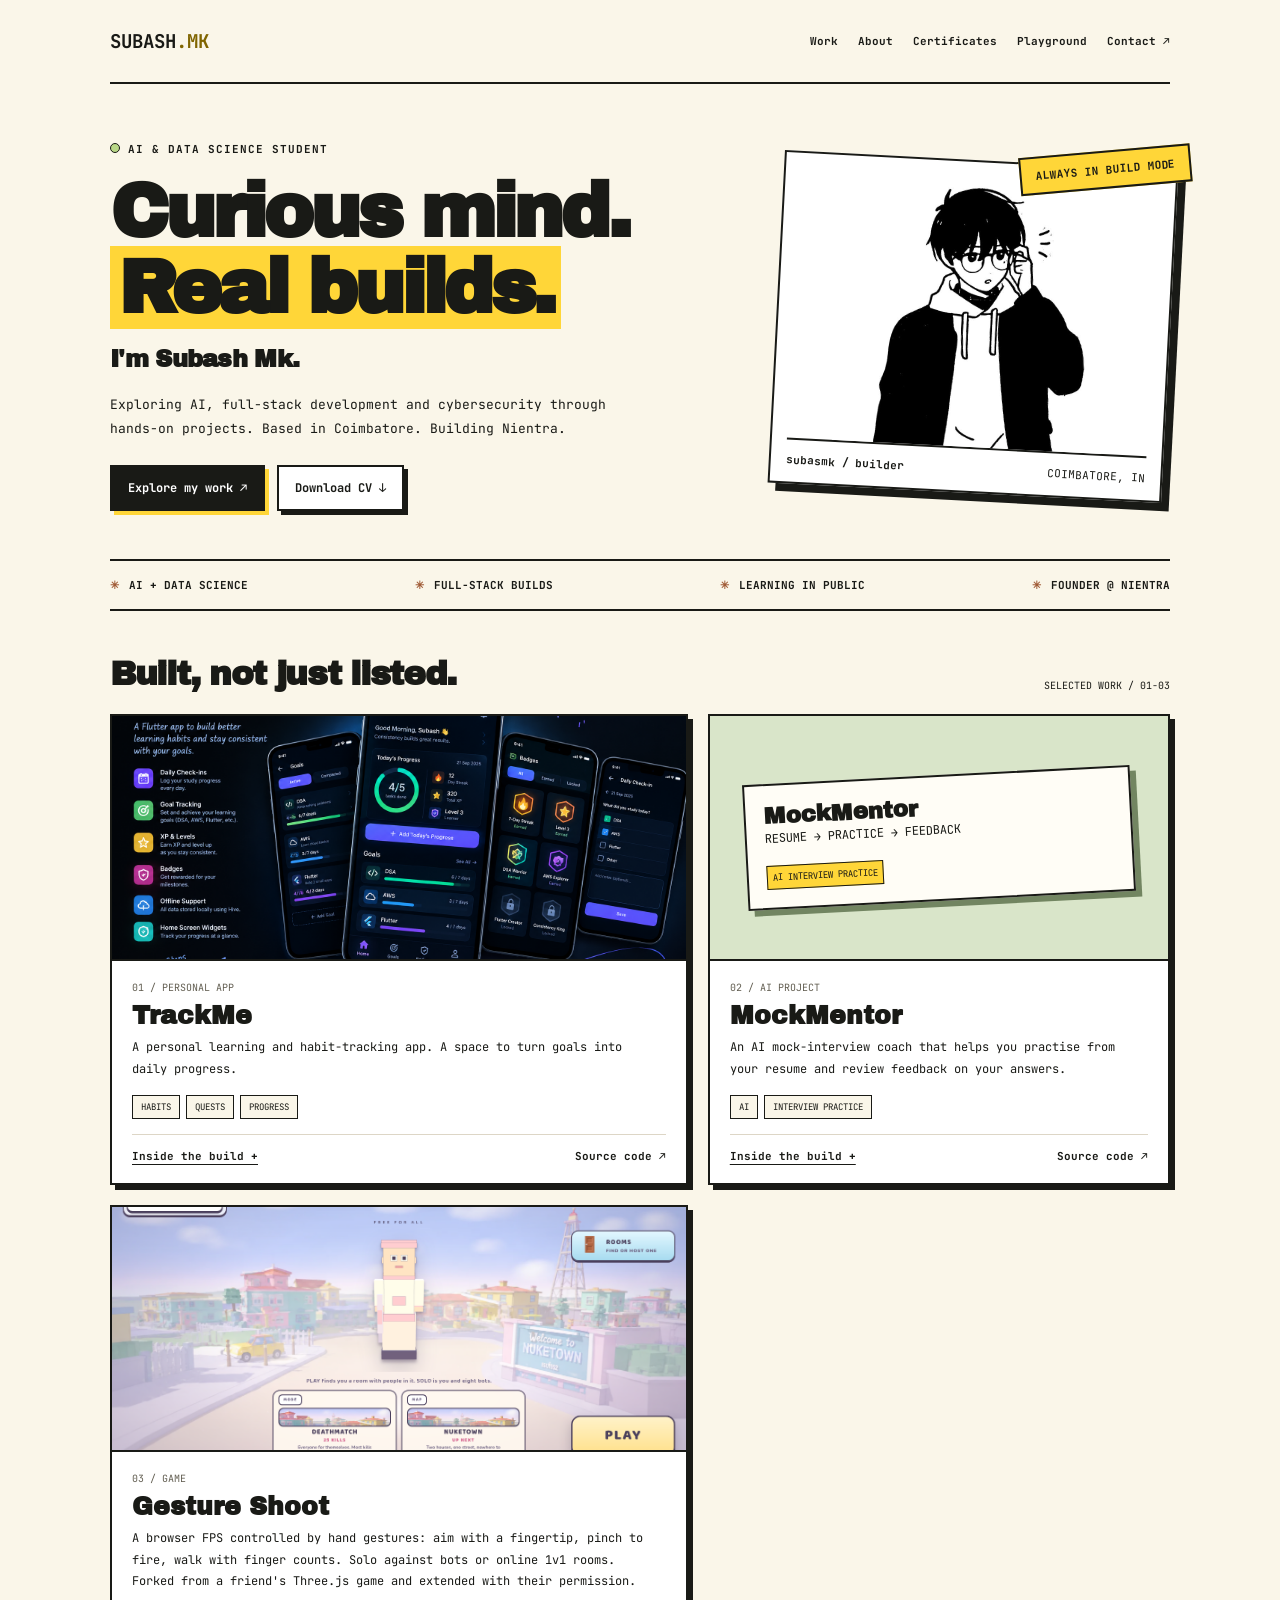
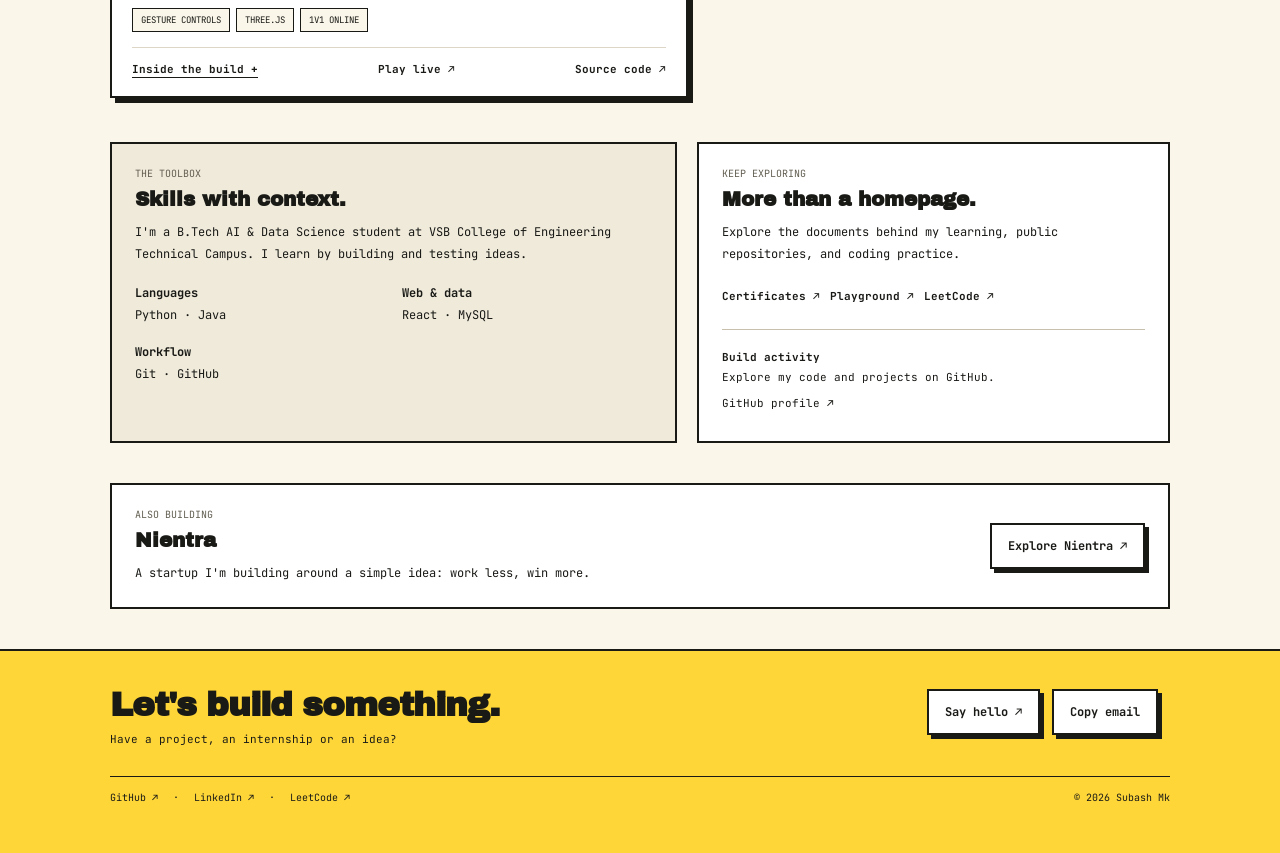
<file: index.html>
<!doctype html><html lang="en"><head><meta charset="utf-8"><meta name="viewport" content="width=device-width,initial-scale=1">  <!-- SEO Meta Tags -->
  <meta name="description" content="Subash Mk (subasmk) | AI & Data Science student and aspiring Full Stack Developer. Explore projects, skills, certificates and development work.">
  <meta name="keywords" content="Subash Mk, subasmk, Subash M, AI, Data Science, Full Stack Developer, NeoBrutalist, Portfolio, Web Development, React, Python, Flask">
  <meta name="author" content="Subash Mk">
  <link rel="canonical" href="https://subashmk.xyz/">
  <meta name="google-site-verification" content="1yBMr0J7cWmyNN_2fKTfF8_0xQM_UcHGhllXjqCydmU">
  <meta name="google-site-verification" content="1rtPI4dGM_gYeYeGlmZdCm6L7RUwUyaUmwA3ZayfmrA">
  <link rel="icon" href="/favicon.ico" sizes="16x16 32x32 48x48">
  <link rel="icon" type="image/png" sizes="32x32" href="/favicon-32.png">
  <link rel="icon" type="image/png" sizes="512x512" href="/favicon-512.png">
  <link rel="apple-touch-icon" href="/apple-touch-icon.png">
  <!-- Open Graph / Facebook -->
  <meta property="og:type" content="website">
  <meta property="og:url" content="https://subashmk.xyz/">
  <meta property="og:title" content="Subash Mk (subasmk) | AI & DS Portfolio">
  <meta property="og:description"
    content="Subash Mk (subasmk), AI & Data Science student and aspiring Full Stack Developer. Projects, skills and certificates.">
  <meta property="og:image" content="https://subashmk.xyz/Assets/images/img.jpg">

  <!-- Twitter -->
  <meta property="twitter:card" content="summary_large_image">
  <meta property="twitter:url" content="https://subashmk.xyz/">
  <meta property="twitter:title" content="Subash Mk (subasmk) | AI & DS Portfolio">
  <meta property="twitter:description"
    content="Subash Mk (subasmk), AI & Data Science student and aspiring Full Stack Developer. Projects, skills and certificates.">
  <meta property="twitter:image" content="https://subashmk.xyz/Assets/images/img.jpg">

  <title>Subash Mk (subasmk) | AI & DS Portfolio</title>

<link href="https://fonts.googleapis.com/css2?family=Archivo+Black&family=JetBrains+Mono:wght@400;600;700&display=swap" rel="stylesheet"><style>
*{box-sizing:border-box}body{margin:0;color:#191a16;background:#faf6e9;font-family:'JetBrains Mono',monospace}h1,h2,h3,p{margin:0}header{background:#ffd638;border-bottom:2px solid;padding:12px 5%;font-size:11px;display:flex;justify-content:space-between}.wrap{max-width:1120px;margin:auto;padding:0 30px}nav{display:flex;align-items:center;justify-content:space-between;padding:24px 0;border-bottom:2px solid}.brand{font-weight:700;font-size:19px}.links{font-size:11px;word-spacing:16px}.hero{display:grid;grid-template-columns:1.6fr 1fr;gap:36px;padding:58px 0 48px;align-items:center}.eyebrow{font-size:11px;letter-spacing:1px;font-weight:700}.eyebrow:before{content:'';display:inline-block;background:#b9d887;border:1px solid;width:8px;height:8px;margin-right:8px;border-radius:50%}h1{font-family:'Archivo Black';font-size:76px;line-height:1.0;letter-spacing:-4px;margin:18px 0}h1 i{font-style:normal;background:#ffd638;padding:0 8px;box-decoration-break:clone}h1 small{display:block;font-size:24px;line-height:1.3;letter-spacing:-.7px;margin-top:18px}p{font-size:13px;line-height:1.8;max-width:530px}.actions{display:flex;gap:12px;margin:25px 0 0}.button{display:inline-block;padding:13px 16px;border:2px solid;font-size:12px;font-weight:700;box-shadow:4px 4px 0 #191a16;background:#fff}.button.primary{background:#191a16;color:#fff;box-shadow:4px 4px 0 #ffd638;border-color:#191a16}.portrait{background:#fff;border:2px solid;box-shadow:8px 8px 0 #191a16;transform:rotate(3deg);position:relative;padding:15px}.portrait img{width:100%;height:270px;object-fit:contain;display:block;background:#fff}.portrait .cap{border-top:2px solid;padding-top:13px;font-size:11px;display:flex;justify-content:space-between}.sticker{position:absolute;right:-15px;top:-18px;background:#ffd638;padding:10px 14px;border:2px solid;font-size:11px;transform:rotate(-8deg);font-weight:700}.ribbon{display:flex;justify-content:space-between;border-block:2px solid;padding:17px 0;font-size:11px;font-weight:700}.ribbon span:before{content:'✳';margin-right:10px;color:#a05b36}.work{padding:44px 0}.section-title{display:flex;justify-content:space-between;align-items:end;margin-bottom:22px}.section-title h2{font-family:'Archivo Black';font-size:34px;letter-spacing:-1.3px}.section-title span{font-size:10px}.projects{display:grid;grid-template-columns:1.25fr 1fr;gap:20px}.project{border:2px solid;background:#fff;box-shadow:5px 5px 0 #191a16}.project .photo{height:245px;overflow:hidden;border-bottom:2px solid;background:#ece6d7}.project .photo img{width:100%;height:100%;object-fit:cover}.project .body{padding:20px}.num{font-size:10px;color:#625e51;margin-bottom:8px}.project h3{font-family:'Archivo Black';font-size:25px;margin-bottom:8px}.project p{font-size:12px}.tags{display:flex;gap:6px;margin:15px 0}.tags span{border:1px solid;font-size:9px;background:#faf6e9;padding:5px 8px}.textlink{font-size:11px;border-top:1px solid #ddd6c6;padding-top:14px;display:flex;justify-content:space-between;font-weight:700}.mm{background:#d9e5c9!important;padding:25px;position:relative;display:flex;align-items:center;justify-content:center}.mock{background:#fffdf6;border:2px solid;width:95%;padding:18px;transform:rotate(-3deg);box-shadow:6px 6px 0 #728561}.mock strong{font-family:'Archivo Black';font-size:23px}.mock .line{height:7px;background:#e7e5db;width:80%;margin-top:15px}.mock .line.short{width:55%}.mock .label{font-size:9px;border:1px solid;padding:5px;background:#ffd638;display:inline-block;margin-top:15px}.proof{display:grid;grid-template-columns:1.2fr 1fr;gap:20px;margin:0 0 40px}.panel{border:2px solid;padding:23px;background:#f0eadb}.panel h3{font-family:'Archivo Black';font-size:20px;margin-bottom:12px}.panel p{font-size:12px}.panel .skills{display:flex;flex-wrap:wrap;gap:8px;margin-top:18px}.skills span{border:1px solid;padding:7px 10px;font-size:11px;background:#fff}.certlinks{margin-top:16px;display:flex;gap:10px;font-size:11px;font-weight:700}.footer{background:#ffd638;border-top:2px solid;padding:35px 0}.footer h2{font-family:'Archivo Black';font-size:34px;letter-spacing:-1px}.footer .wrap{display:flex;align-items:center;justify-content:space-between}.footer p{font-size:11px;margin-top:7px}.bottom{border-top:1px solid;padding:14px 0;margin-top:26px;font-size:10px}.mobile-note{display:none}@media(max-width:650px){header{font-size:9px;padding:10px 18px}header span:last-child{display:none}.wrap{padding:0 20px}nav{padding:20px 0}.brand{font-size:16px}.links{font-size:10px;word-spacing:5px}.hero{grid-template-columns:1fr;padding:32px 0 28px;gap:30px}h1{font-size:57px;letter-spacing:-3px;margin:16px 0}h1 small{font-size:20px;letter-spacing:-.5px}p{font-size:12px;line-height:1.8}.portrait{width:72%;margin:4px auto 0;transform:rotate(2deg)}.portrait img{height:170px}.portrait .cap{font-size:9px}.sticker{font-size:9px;padding:7px}.button{font-size:11px;padding:12px}.ribbon{flex-wrap:wrap;gap:12px;font-size:9px}.ribbon span{width:45%}.section-title h2{font-size:26px}.section-title span{font-size:8px}.work{padding:30px 0}.projects{grid-template-columns:1fr;gap:20px}.project .photo{height:190px}.project .body{padding:17px}.project h3{font-size:24px}.project p{font-size:12px}.proof{grid-template-columns:1fr;margin-bottom:30px}.panel{padding:18px}.footer .wrap{display:block}.footer h2{font-size:28px}.footer .button{margin-top:18px}.bottom{font-size:9px}.eyebrow{font-size:10px}}
a{color:inherit;text-decoration:none}a:hover{text-decoration:underline;text-underline-offset:4px}button{font:inherit;color:inherit;cursor:pointer}a:focus-visible,button:focus-visible{outline:3px solid #a84d2a;outline-offset:5px}.skip{position:fixed;top:-100px;left:16px;background:#ffd638;padding:15px;z-index:100}.skip:focus{top:10px}.links{display:flex;gap:20px;word-spacing:normal}.links a{padding:10px 0;font-size:11px;font-weight:700}.button{transition:transform .18s,box-shadow .18s}.button:hover{transform:translate(-2px,-2px);text-decoration:none;box-shadow:6px 6px 0 #191a16}.project{transition:transform .2s}.project:hover{transform:translateY(-5px)}.textlink button{background:none;border:0;font-size:11px;padding:0;text-decoration:underline;text-underline-offset:4px}.skill-groups{display:grid;grid-template-columns:1fr 1fr;gap:16px;margin-top:18px}.certlinks{flex-wrap:wrap}.certlinks a,.coding a{padding:8px 0;display:inline-block}.coding{border-top:1px solid #c8c0ad;margin-top:18px;padding-top:18px;font-size:11px}.coding p{font-size:11px}.nientra{display:flex;align-items:center;justify-content:space-between;margin-bottom:40px;background:#fff}.contact-actions{display:flex;gap:12px;flex-wrap:wrap;max-width:380px}.contact-actions #copy-status{font-size:11px;width:100%}.bottom{width:100%;display:flex;gap:15px;flex-wrap:wrap}.bottom span{margin-left:auto}.scroll-progress{position:fixed;top:0;left:0;width:0;height:4px;background:#a84d2a;z-index:90}html{scroll-behavior:smooth;scroll-padding-top:30px}dialog{background:#faf6e9;border:2px solid #191a16;padding:28px;max-width:620px;width:calc(100% - 40px);box-shadow:8px 8px 0 #191a16}dialog::backdrop{background:#191a16b0}dialog h2{font-family:'Archivo Black';margin:20px 0 15px}dialog p{margin-bottom:20px}dialog button{float:right;background:#ffd638;padding:10px;border:2px solid}dialog a{display:inline-block;text-decoration:underline;font-size:12px;padding:12px 0}section{scroll-margin-top:20px}@media(max-width:650px){nav{flex-wrap:wrap;gap:10px}.links{display:flex;flex-wrap:wrap;gap:8px 15px}.links a{font-size:10px;padding:8px 0}.hero{padding-top:28px}.nientra{display:block}.nientra .button{margin-top:20px}.contact-actions{margin-top:15px}.bottom span{margin-left:0;width:100%}.footer .button{margin-top:0}}@media(prefers-reduced-motion:reduce){html{scroll-behavior:auto}*,*:before,*:after{animation:none!important;transition:none!important}.project:hover,.button:hover{transform:none}}</style><script type="application/ld+json">
{
  "@context": "https://schema.org",
  "@type": "Person",
  "name": "Subash Mk",
  "alternateName": [
    "subasmk",
    "Subash M"
  ],
  "url": "https://subashmk.xyz/",
  "jobTitle": "AI & DS Student / Aspiring Developer",
  "image": "https://subashmk.xyz/Assets/images/img.jpg",
  "knowsAbout": [
    "React",
    "Python",
    "Java",
    "Node.js",
    "Django",
    "AWS",
    "CSS",
    "Flask",
    "UI/UX Design",
    "NeoBrutalist Design"
  ],
  "sameAs": [
    "https://github.com/subasmk",
    "https://leetcode.com/u/subasmk/",
    "https://www.linkedin.com/in/subasmk/",
    "https://www.hackerrank.com/profile/subashmk"
  ],
  "description": "Subash Mk, known online as subasmk, is an AI & Data Science student and aspiring Full Stack Developer.",
  "@id": "https://subashmk.xyz/#person"
}
  </script><script type="application/ld+json">
{
  "@context": "https://schema.org",
  "@type": "WebSite",
  "name": "Subash Mk",
  "alternateName": "subasmk",
  "url": "https://subashmk.xyz/"
}
  </script></head><body><a class="skip" href="#main">Skip to content</a><div class="scroll-progress" aria-hidden="true"></div><main class="wrap" id="main"><nav><a class="brand" href="#main" aria-label="Subash Mk home">SUBASH<span style="color:#806500">.MK</span></a><div class="links" aria-label="Main navigation"><a href="#work">Work</a><a href="#about">About</a><a href="27-certificates.html">Certificates</a><a href="28-playground.html">Playground</a><a href="#contact">Contact ↗</a></div></nav><section class="hero"><div><div class="eyebrow">AI &amp; DATA SCIENCE STUDENT</div><h1>Curious mind.<br><i>Real builds.</i><small>I'm Subash Mk.</small></h1><p>Exploring AI, full-stack development and cybersecurity through hands-on projects. Based in Coimbatore. Building Nientra.</p><div class="actions"><a class="button primary" href="#work">Explore my work ↗</a><a class="button" href="4-Subash_Mk_Resume-c8ab9424.pdf" download>Download CV ↓</a></div></div><div class="portrait"><span class="sticker">ALWAYS IN BUILD MODE</span><img src="Assets/images/img.jpg" alt="Subash's illustrated avatar" width="736" height="736" fetchpriority="high"><div class="cap"><b>subasmk / builder</b><span>COIMBATORE, IN</span></div></div></section><div class="ribbon"><span>AI + DATA SCIENCE</span><span>FULL-STACK BUILDS</span><span>LEARNING IN PUBLIC</span><span>FOUNDER @ NIENTRA</span></div><section class="work" id="work" aria-labelledby="work-title"><div class="section-title"><h2 id="work-title">Built, not just listed.</h2><span>SELECTED WORK / 01-03</span></div><div class="projects"><article class="project"><div class="photo"><img src="Assets/images/trackme.png" alt="TrackMe app screens showing goals, badges and daily check-ins" width="1536" height="1024" loading="lazy"></div><div class="body"><div class="num">01 / PERSONAL APP</div><h3>TrackMe</h3><p>A personal learning and habit-tracking app. A space to turn goals into daily progress.</p><div class="tags"><span>HABITS</span><span>QUESTS</span><span>PROGRESS</span></div><div class="textlink"><button data-project="trackme">Inside the build +</button><a href="https://github.com/subasmk/Trackme" target="_blank" rel="noopener noreferrer">Source code ↗</a></div></div></article><article class="project"><div class="photo mm" aria-label="MockMentor project illustration"><div class="mock"><strong>MockMentor</strong><p>RESUME → PRACTICE → FEEDBACK</p><div class="label">AI INTERVIEW PRACTICE</div></div></div><div class="body"><div class="num">02 / AI PROJECT</div><h3>MockMentor</h3><p>An AI mock-interview coach that helps you practise from your resume and review feedback on your answers.</p><div class="tags"><span>AI</span><span>INTERVIEW PRACTICE</span></div><div class="textlink"><button data-project="mockmentor">Inside the build +</button><a href="https://github.com/subasmk/MOCK-MENTOR" target="_blank" rel="noopener noreferrer">Source code ↗</a></div></div></article><article class="project"><div class="photo"><img src="Assets/images/gesture-shoot.png" alt="Gesture Shoot title screen showing the pastel Nuketown map and play options" width="1280" height="713" loading="lazy"></div><div class="body"><div class="num">03 / GAME</div><h3>Gesture Shoot</h3><p>A browser FPS controlled by hand gestures: aim with a fingertip, pinch to fire, walk with finger counts. Solo against bots or online 1v1 rooms. Forked from a friend's Three.js game and extended with their permission.</p><div class="tags"><span>GESTURE CONTROLS</span><span>THREE.JS</span><span>1V1 ONLINE</span></div><div class="textlink"><button data-project="gestureshoot">Inside the build +</button><a href="https://nuketown-gesture.onrender.com" target="_blank" rel="noopener noreferrer">Play live ↗</a><a href="https://github.com/subasmk/nuketown-gesture" target="_blank" rel="noopener noreferrer">Source code ↗</a></div></div></article></div></section><section class="proof" id="about" aria-label="About and skills"><div class="panel"><div class="num">THE TOOLBOX</div><h3>Skills with context.</h3><p>I'm a B.Tech AI &amp; Data Science student at VSB College of Engineering Technical Campus. I learn by building and testing ideas.</p><div class="skill-groups"><p><b>Languages</b><br>Python · Java</p><p><b>Web &amp; data</b><br>React · MySQL</p><p><b>Workflow</b><br>Git · GitHub</p></div></div><div class="panel" style="background:#fff"><div class="num">KEEP EXPLORING</div><h3>More than a homepage.</h3><p>Explore the documents behind my learning, public repositories, and coding practice.</p><div class="certlinks"><a href="27-certificates.html">Certificates ↗</a><a href="28-playground.html">Playground ↗</a><a href="https://leetcode.com/u/subasmk/" target="_blank" rel="noopener noreferrer">LeetCode ↗</a></div><div class="coding"><p><b>Build activity</b></p><p id="github-status" aria-live="polite">Explore my code and projects on GitHub.</p><a href="https://github.com/subasmk" target="_blank" rel="noopener noreferrer">GitHub profile ↗</a></div></div></section><section class="nientra panel" aria-label="Nientra"><div><div class="num">ALSO BUILDING</div><h3>Nientra</h3><p>A startup I'm building around a simple idea: work less, win more.</p></div><a class="button" href="https://nientra.vercel.app" target="_blank" rel="noopener noreferrer">Explore Nientra ↗</a></section></main><footer class="footer" id="contact"><div class="wrap"><div><h2>Let's build something.</h2><p>Have a project, an internship or an idea?</p></div><div class="contact-actions"><a class="button" href="mailto:mksubash2809@gmail.com">Say hello ↗</a><button class="button" id="copy-email">Copy email</button><span id="copy-status" role="status"></span></div></div><div class="wrap"><div class="bottom"><a href="https://github.com/subasmk">GitHub ↗</a> · <a href="https://www.linkedin.com/in/subasmk/">LinkedIn ↗</a> · <a href="https://leetcode.com/u/subasmk/">LeetCode ↗</a> <span>© 2026 Subash Mk</span></div></div></footer><dialog id="project-dialog" aria-labelledby="project-name"><button id="close-project" aria-label="Close project details">Close ×</button><h2 id="project-name"></h2><div id="project-detail"></div></dialog><script>
(()=>{'use strict';const $=s=>document.querySelector(s);let last;const data={trackme:{name:'TrackMe',text:'A gamified Android habit and learning tracker. The project brings goals, quests, streaks and progress together. Explore the repository for the implementation.',url:'https://github.com/subasmk/Trackme'},mockmentor:{name:'MockMentor',text:'An AI HR interview-practice project built for the IBM Bob 2.0 Hackathon. It uses a resume to guide practice and provides feedback on answers. The project illustration on this page is not a product screenshot.',url:'https://github.com/subasmk/MOCK-MENTOR'},gestureshoot:{name:'Gesture Shoot',text:"A browser FPS you can play with your hands, forked from a friend's pastel-nuketown Three.js game and extended with the creator's permission. The original game already had solo bot matches and online rooms; my part is the webcam gesture controls (fingertip aim, pinch-and-hold fire, finger-count walking), the 1v1 first-kill-wins duel mode, and a phone controller app.",url:'https://github.com/subasmk/nuketown-gesture'}};document.querySelectorAll('[data-project]').forEach(b=>b.addEventListener('click',()=>{last=b;const d=data[b.dataset.project];$('#project-name').textContent=d.name;const p=document.createElement('p');p.textContent=d.text;const a=document.createElement('a');a.href=d.url;a.textContent='Explore the source on GitHub ↗';a.target='_blank';a.rel='noopener noreferrer';$('#project-detail').replaceChildren(p,a);$('#project-dialog').showModal()}));$('#close-project').onclick=()=>$('#project-dialog').close();$('#project-dialog').addEventListener('close',()=>last?.focus());$('#copy-email').onclick=async()=>{try{await navigator.clipboard.writeText('mksubash2809@gmail.com');$('#copy-status').textContent='Email copied.'}catch{$('#copy-status').textContent='Copy this address: mksubash2809@gmail.com'}};let queued=false;function progress(){const h=document.documentElement.scrollHeight-innerHeight;$('.scroll-progress').style.width=(h>0?scrollY/h*100:0)+'%';queued=false}addEventListener('scroll',()=>{if(!queued){queued=true;requestAnimationFrame(progress)}},{passive:true});progress();fetch('https://api.github.com/users/subasmk',{signal:AbortSignal.timeout(7000)}).then(r=>{if(!r.ok)throw Error();return r.json()}).then(d=>{if(Number.isInteger(d.public_repos))$('#github-status').textContent=d.public_repos+' public repositories · GitHub snapshot loaded '+new Date().toLocaleDateString(undefined,{day:'numeric',month:'short',year:'numeric'})}).catch(()=>{});
})();</script></body></html>
</file>
